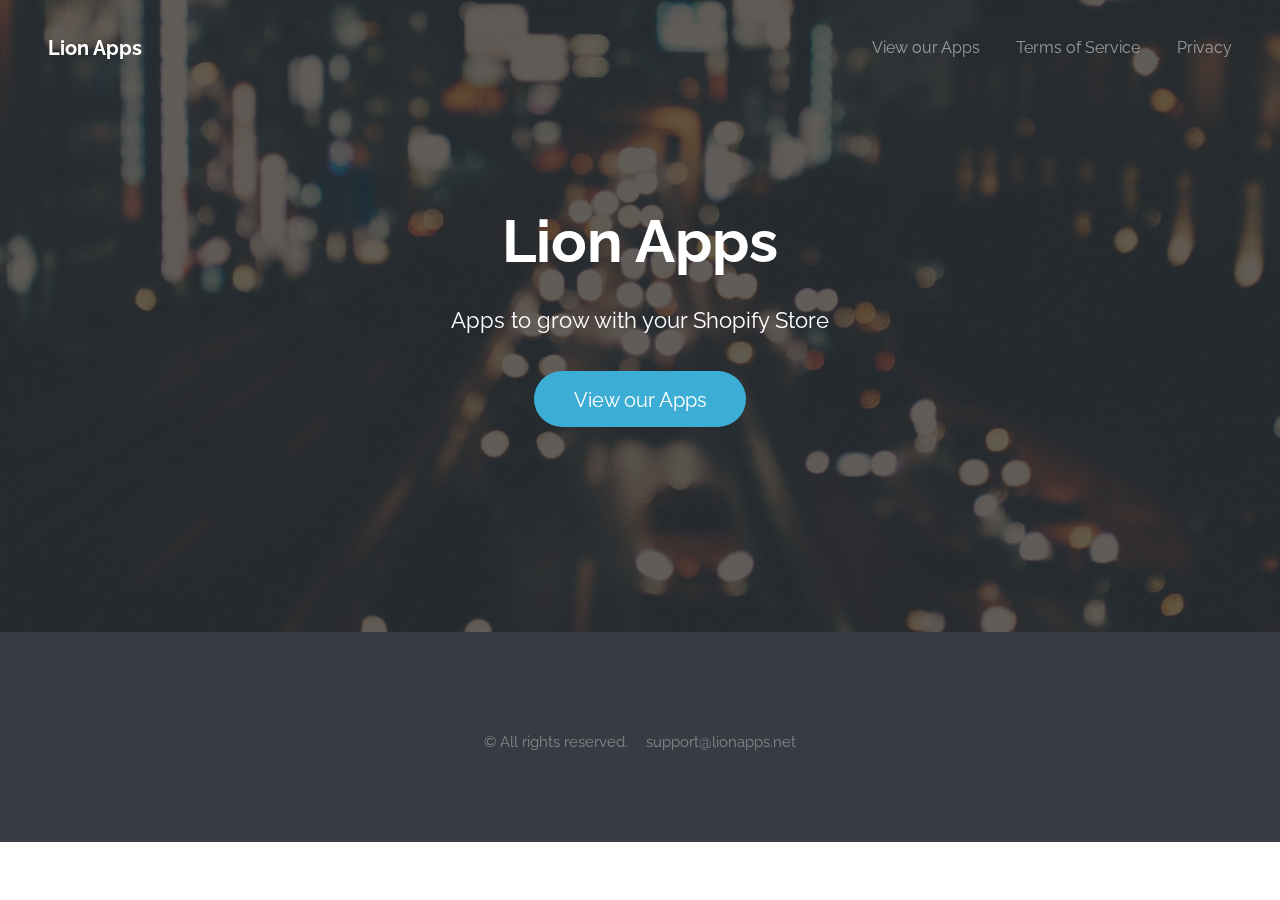
<file: index.html>
<!DOCTYPE html>
<!--
	Transit by TEMPLATED
	templated.co @templatedco
	Released for free under the Creative Commons Attribution 3.0 license (templated.co/license)
-->
<html lang="en">
	<head>
		<meta charset="UTF-8">
		<title>Lion Apps</title>
		<meta http-equiv="content-type" content="text/html; charset=utf-8" />
		<meta name="description" content="" />
		<meta name="keywords" content="" />
		<!--[if lte IE 8]><script src="js/html5shiv.js"></script><![endif]-->
		<script src="js/jquery.min.js"></script>
		<script src="js/skel.min.js"></script>
		<script src="js/skel-layers.min.js"></script>
		<script src="js/init.js"></script>
		<noscript>
			<link rel="stylesheet" href="css/skel.css" />
			<link rel="stylesheet" href="css/style.css" />
			<link rel="stylesheet" href="css/style-xlarge.css" />
		</noscript>
	</head>
	<body class="landing">

		<!-- Header -->
			<header id="header">
				<h1><a href="index.html">Lion Apps</a></h1>
				<nav id="nav">
					<ul>
						<li><a href="https://apps.shopify.com/partners/lion-apps">View our Apps</a></li>
						<li><a href="/terms.html">Terms of Service</a></li>
						<li><a href="/privacy.html">Privacy</a></li>

					</ul>
				</nav>
			</header>

		<!-- Banner -->
			<section id="banner">
				<h2>Lion Apps</h2>
				<p>Apps to grow with your Shopify Store</p>
				<ul class="actions">
					<li>
						<a href="https://apps.shopify.com/partners/lion-apps" class="button big">View our Apps</a>
					</li>
				</ul>
			</section>


		<!-- Footer -->
			<footer id="footer">
				<div class="container">
					<div class="row">
						<div class="8u 12u$(medium)" style="width:100%;text-align:center;">
							<ul class="copyright">
								<li>&copy; All rights reserved.</li>
								<li>support@lionapps.net</li>
							</ul>
						</div>
					</div>
				</div>
			</footer>

	</body>
</html>
</file>
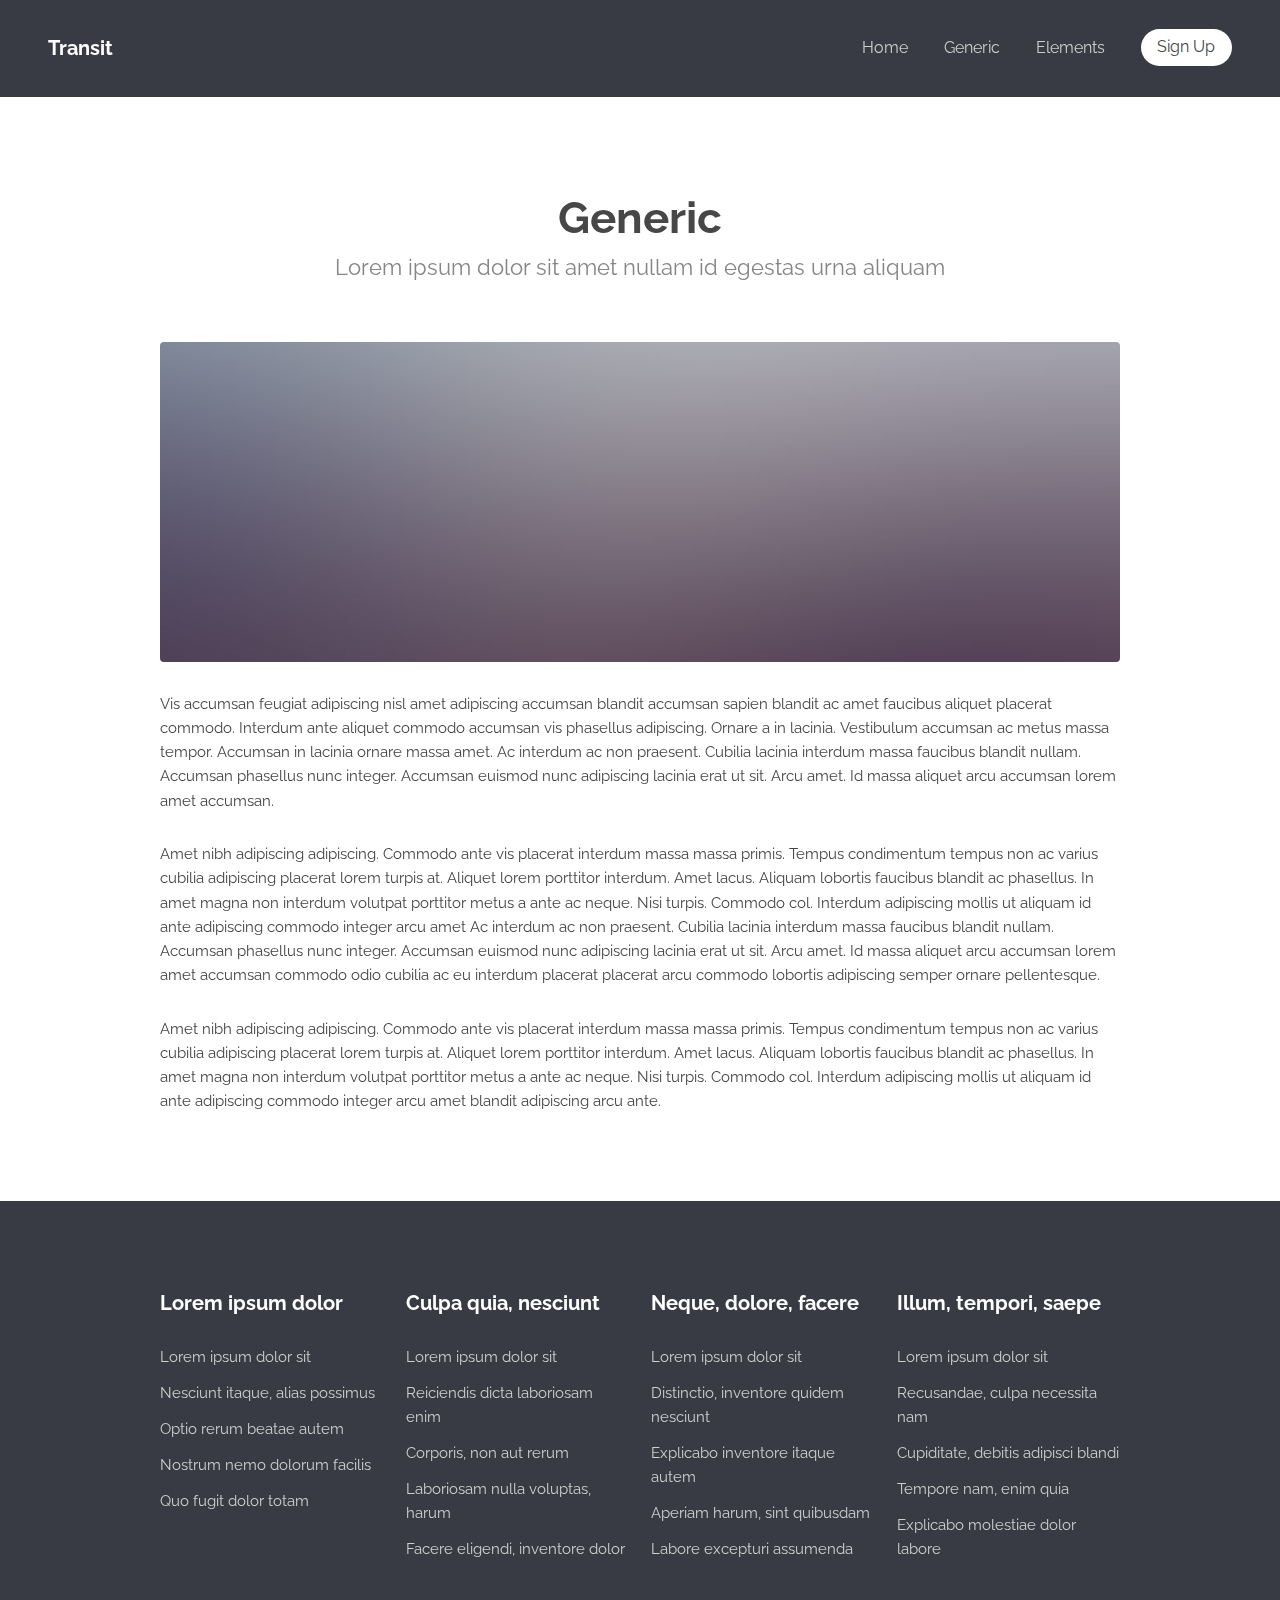
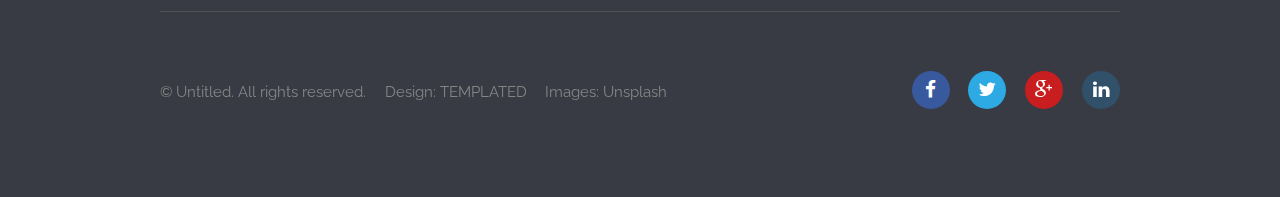
<file: generic.html>
<!DOCTYPE html>
<!--
	Transit by TEMPLATED
	templated.co @templatedco
	Released for free under the Creative Commons Attribution 3.0 license (templated.co/license)
-->
<html lang="en">
	<head>
		<meta charset="UTF-8">
		<title>Generic - Transit by TEMPLATED</title>
		<meta http-equiv="content-type" content="text/html; charset=utf-8" />
		<meta name="description" content="" />
		<meta name="keywords" content="" />
		<!--[if lte IE 8]><script src="js/html5shiv.js"></script><![endif]-->
		<script src="js/jquery.min.js"></script>
		<script src="js/skel.min.js"></script>
		<script src="js/skel-layers.min.js"></script>
		<script src="js/init.js"></script>
		<noscript>
			<link rel="stylesheet" href="css/skel.css" />
			<link rel="stylesheet" href="css/style.css" />
			<link rel="stylesheet" href="css/style-xlarge.css" />
		</noscript>
	</head>
	<body>

		<!-- Header -->
			<header id="header">
				<h1><a href="index.html">Transit</a></h1>
				<nav id="nav">
					<ul>
						<li><a href="index.html">Home</a></li>
						<li><a href="generic.html">Generic</a></li>
						<li><a href="elements.html">Elements</a></li>
						<li><a href="#" class="button special">Sign Up</a></li>
					</ul>
				</nav>
			</header>

		<!-- Main -->
			<section id="main" class="wrapper">
				<div class="container">

					<header class="major">
						<h2>Generic</h2>
						<p>Lorem ipsum dolor sit amet nullam id egestas urna aliquam</p>
					</header>

					<a href="#" class="image fit"><img src="images/pic07.jpg" alt="" /></a>
					<p>Vis accumsan feugiat adipiscing nisl amet adipiscing accumsan blandit accumsan sapien blandit ac amet faucibus aliquet placerat commodo. Interdum ante aliquet commodo accumsan vis phasellus adipiscing. Ornare a in lacinia. Vestibulum accumsan ac metus massa tempor. Accumsan in lacinia ornare massa amet. Ac interdum ac non praesent. Cubilia lacinia interdum massa faucibus blandit nullam. Accumsan phasellus nunc integer. Accumsan euismod nunc adipiscing lacinia erat ut sit. Arcu amet. Id massa aliquet arcu accumsan lorem amet accumsan.</p>
					<p>Amet nibh adipiscing adipiscing. Commodo ante vis placerat interdum massa massa primis. Tempus condimentum tempus non ac varius cubilia adipiscing placerat lorem turpis at. Aliquet lorem porttitor interdum. Amet lacus. Aliquam lobortis faucibus blandit ac phasellus. In amet magna non interdum volutpat porttitor metus a ante ac neque. Nisi turpis. Commodo col. Interdum adipiscing mollis ut aliquam id ante adipiscing commodo integer arcu amet Ac interdum ac non praesent. Cubilia lacinia interdum massa faucibus blandit nullam. Accumsan phasellus nunc integer. Accumsan euismod nunc adipiscing lacinia erat ut sit. Arcu amet. Id massa aliquet arcu accumsan lorem amet accumsan commodo odio cubilia ac eu interdum placerat placerat arcu commodo lobortis adipiscing semper ornare pellentesque.</p>
					<p>Amet nibh adipiscing adipiscing. Commodo ante vis placerat interdum massa massa primis. Tempus condimentum tempus non ac varius cubilia adipiscing placerat lorem turpis at. Aliquet lorem porttitor interdum. Amet lacus. Aliquam lobortis faucibus blandit ac phasellus. In amet magna non interdum volutpat porttitor metus a ante ac neque. Nisi turpis. Commodo col. Interdum adipiscing mollis ut aliquam id ante adipiscing commodo integer arcu amet blandit adipiscing arcu ante.</p>

				</div>
			</section>

		<!-- Footer -->
			<footer id="footer">
				<div class="container">
					<section class="links">
						<div class="row">
							<section class="3u 6u(medium) 12u$(small)">
								<h3>Lorem ipsum dolor</h3>
								<ul class="unstyled">
									<li><a href="#">Lorem ipsum dolor sit</a></li>
									<li><a href="#">Nesciunt itaque, alias possimus</a></li>
									<li><a href="#">Optio rerum beatae autem</a></li>
									<li><a href="#">Nostrum nemo dolorum facilis</a></li>
									<li><a href="#">Quo fugit dolor totam</a></li>
								</ul>
							</section>
							<section class="3u 6u$(medium) 12u$(small)">
								<h3>Culpa quia, nesciunt</h3>
								<ul class="unstyled">
									<li><a href="#">Lorem ipsum dolor sit</a></li>
									<li><a href="#">Reiciendis dicta laboriosam enim</a></li>
									<li><a href="#">Corporis, non aut rerum</a></li>
									<li><a href="#">Laboriosam nulla voluptas, harum</a></li>
									<li><a href="#">Facere eligendi, inventore dolor</a></li>
								</ul>
							</section>
							<section class="3u 6u(medium) 12u$(small)">
								<h3>Neque, dolore, facere</h3>
								<ul class="unstyled">
									<li><a href="#">Lorem ipsum dolor sit</a></li>
									<li><a href="#">Distinctio, inventore quidem nesciunt</a></li>
									<li><a href="#">Explicabo inventore itaque autem</a></li>
									<li><a href="#">Aperiam harum, sint quibusdam</a></li>
									<li><a href="#">Labore excepturi assumenda</a></li>
								</ul>
							</section>
							<section class="3u$ 6u$(medium) 12u$(small)">
								<h3>Illum, tempori, saepe</h3>
								<ul class="unstyled">
									<li><a href="#">Lorem ipsum dolor sit</a></li>
									<li><a href="#">Recusandae, culpa necessita nam</a></li>
									<li><a href="#">Cupiditate, debitis adipisci blandi</a></li>
									<li><a href="#">Tempore nam, enim quia</a></li>
									<li><a href="#">Explicabo molestiae dolor labore</a></li>
								</ul>
							</section>
						</div>
					</section>
					<div class="row">
						<div class="8u 12u$(medium)">
							<ul class="copyright">
								<li>&copy; Untitled. All rights reserved.</li>
								<li>Design: <a href="http://templated.co">TEMPLATED</a></li>
								<li>Images: <a href="http://unsplash.com">Unsplash</a></li>
							</ul>
						</div>
						<div class="4u$ 12u$(medium)">
							<ul class="icons">
								<li>
									<a class="icon rounded fa-facebook"><span class="label">Facebook</span></a>
								</li>
								<li>
									<a class="icon rounded fa-twitter"><span class="label">Twitter</span></a>
								</li>
								<li>
									<a class="icon rounded fa-google-plus"><span class="label">Google+</span></a>
								</li>
								<li>
									<a class="icon rounded fa-linkedin"><span class="label">LinkedIn</span></a>
								</li>
							</ul>
						</div>
					</div>
				</div>
			</footer>

	</body>
</html>
</file>
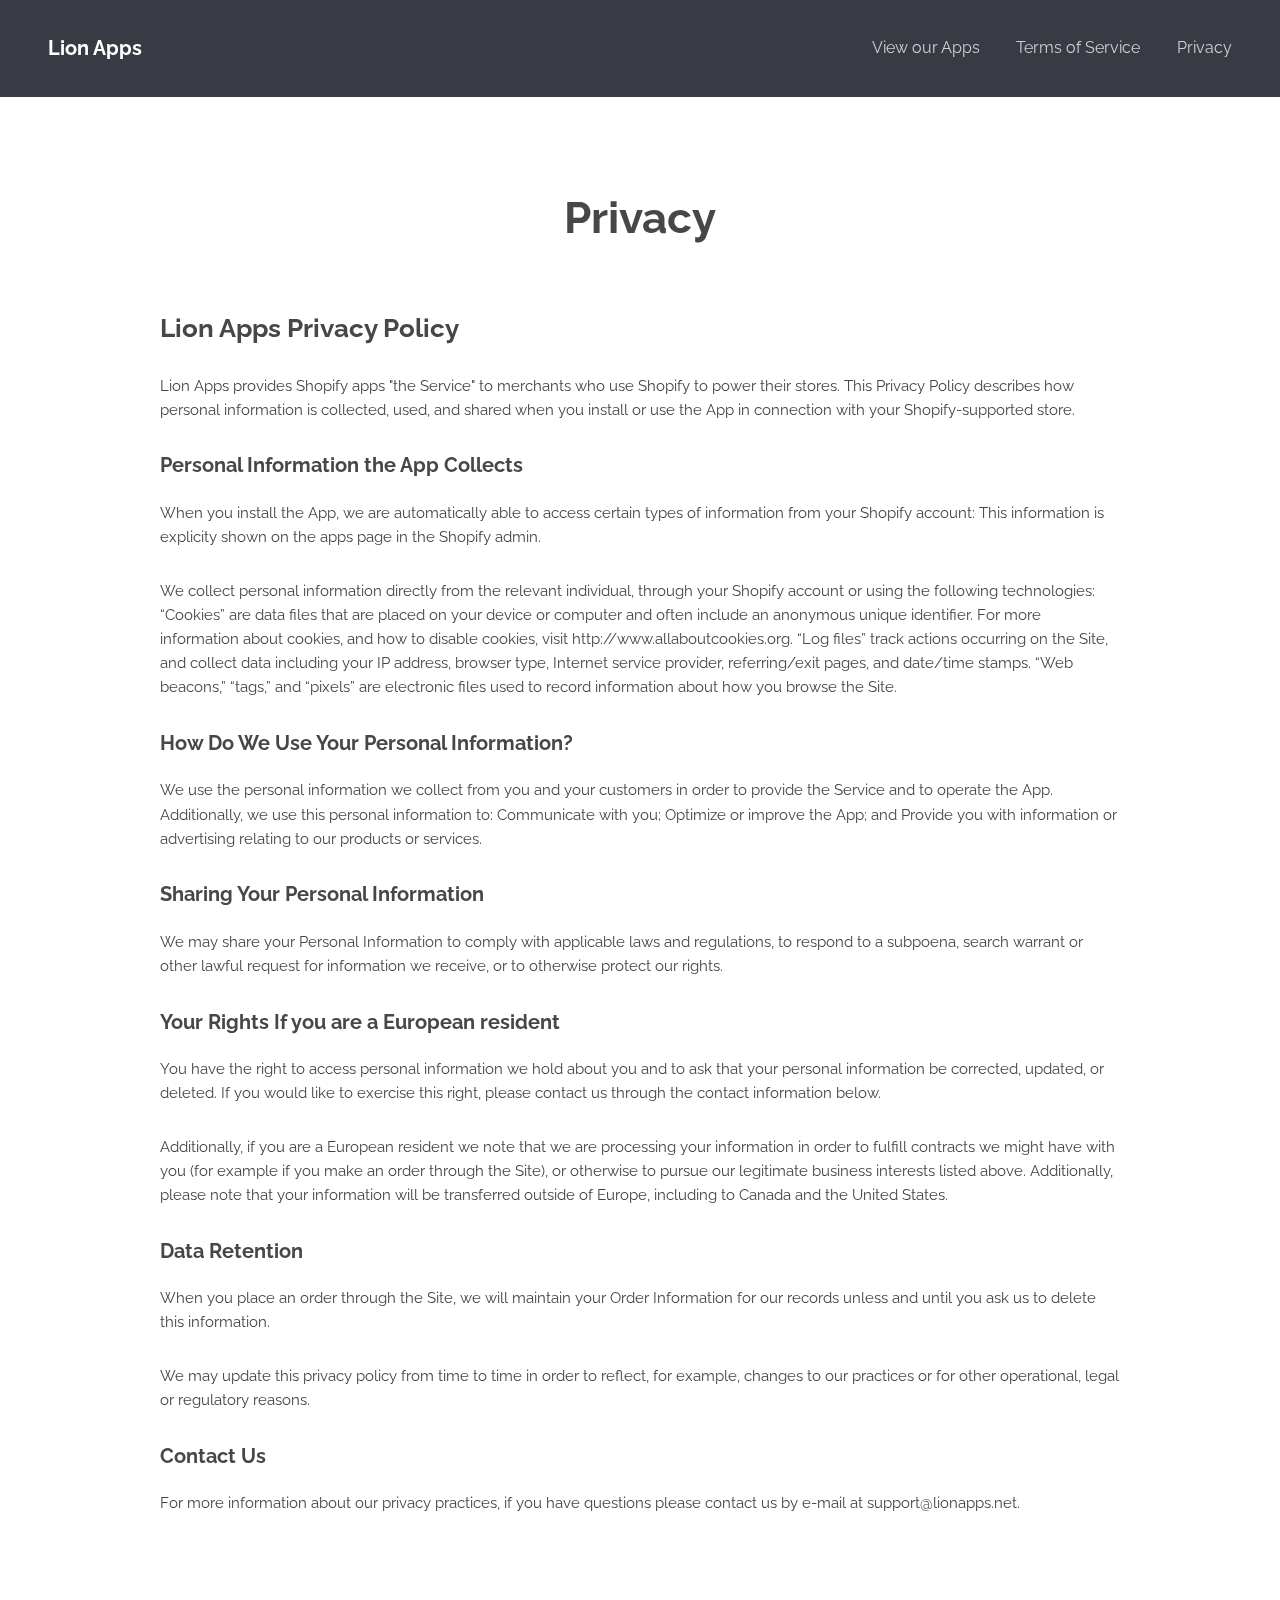
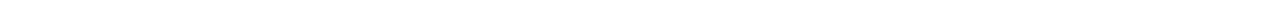
<file: privacy.html>
<!DOCTYPE html>
<!--
	Transit by TEMPLATED
	templated.co @templatedco
	Released for free under the Creative Commons Attribution 3.0 license (templated.co/license)
-->
<html lang="en">
	<head>
		<meta charset="UTF-8">
		<title>Privacy</title>
		<meta http-equiv="content-type" content="text/html; charset=utf-8" />
		<meta name="description" content="" />
		<meta name="keywords" content="" />
		<!--[if lte IE 8]><script src="js/html5shiv.js"></script><![endif]-->
		<script src="js/jquery.min.js"></script>
		<script src="js/skel.min.js"></script>
		<script src="js/skel-layers.min.js"></script>
		<script src="js/init.js"></script>
		<noscript>
			<link rel="stylesheet" href="css/skel.css" />
			<link rel="stylesheet" href="css/style.css" />
			<link rel="stylesheet" href="css/style-xlarge.css" />
		</noscript>
	</head>
	<body>

		<!-- Header -->
<header id="header">
				<h1><a href="index.html">Lion Apps</a></h1>
	
				<nav id="nav">
					<ul>
						<li><a href="https://apps.shopify.com/partners/lion-apps">View our Apps</a></li>
						<li><a href="/terms.html">Terms of Service</a></li>
						<li><a href="/privacy.html">Privacy</a></li>


					</ul>
				</nav>
			</header>

		<!-- Main -->
			<section id="main" class="wrapper">
				<div class="container">

					<header class="major">
						<h2>Privacy</h2>
					</header>

					<!-- Text -->
						<section>
							<div class="row">
                <div class="col-lg-8 col-lg-offset-2">
      
                  <h2>Lion Apps Privacy Policy</h2>

<p>Lion Apps provides Shopify apps "the Service" to merchants who use Shopify to power their stores. This Privacy Policy describes how personal information is collected, used, and shared when you install or use the App in connection with your Shopify-supported store.</p>

<h3>Personal Information the App Collects</h3>
<p>When you install the App, we are automatically able to access certain types of information from your Shopify account: This information is explicity shown on the apps page in the Shopify admin.</p>


<p>We collect personal information directly from the relevant individual, through your Shopify account or using the following technologies: “Cookies” are data files that are placed on your device or computer and often include an anonymous unique identifier. For more information about cookies, and how to disable cookies, visit http://www.allaboutcookies.org. “Log files” track actions occurring on the Site, and collect data including your IP address, browser type, Internet service provider, referring/exit pages, and date/time stamps. “Web beacons,” “tags,” and “pixels” are electronic files used to record information about how you browse the Site.</p>

<h3>How Do We Use Your Personal Information?</h3>

<p>We use the personal information we collect from you and your customers in order to provide the Service and to operate the App. Additionally, we use this personal information to: Communicate with you; Optimize or improve the App; and Provide you with information or advertising relating to our products or services.</p>

<h3>Sharing Your Personal Information</h3>
<p>We may share your Personal Information to comply with applicable laws and regulations, to respond to a subpoena, search warrant or other lawful request for information we receive, or to otherwise protect our rights.</p>

<h3>Your Rights If you are a European resident</h3>
<p>You have the right to access personal information we hold about you and to ask that your personal information be corrected, updated, or deleted. If you would like to exercise this right, please contact us through the contact information below.</p>
<p>Additionally, if you are a European resident we note that we are processing your information in order to fulfill contracts we might have with you (for example if you make an order through the Site), or otherwise to pursue our legitimate business interests listed above. Additionally, please note that your information will be transferred outside of Europe, including to Canada and the United States.</p>

<h3>Data Retention</h3>
<p>When you place an order through the Site, we will maintain your Order Information for our records unless and until you ask us to delete this information.</p>

<p>We may update this privacy policy from time to time in order to reflect, for example, changes to our practices or for other operational, legal or regulatory reasons.</p>

<h3>Contact Us</h3>
<p>For more information about our privacy practices, if you have questions please contact us by e-mail at support@lionapps.net.</p>


                </div>
            </div>
</section>
</div>
</section>
							

	</body>
</html>
</file>
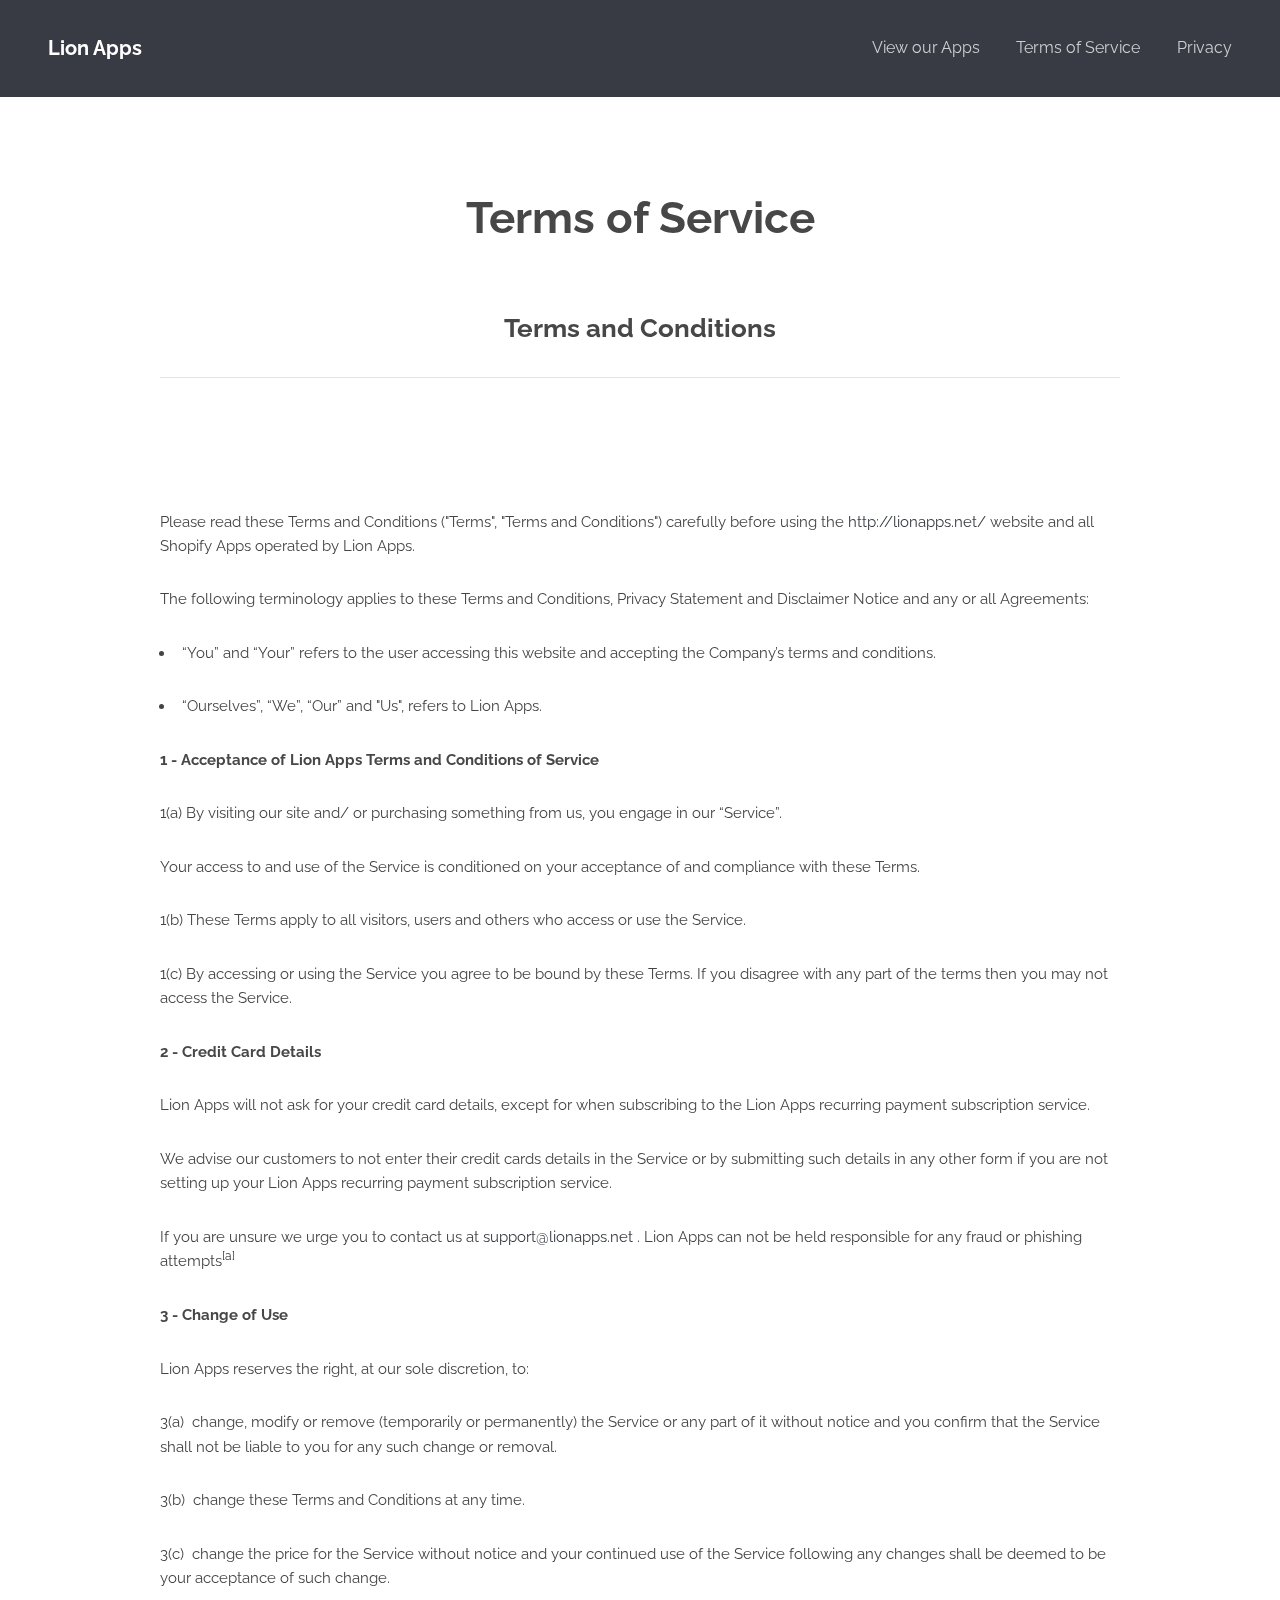
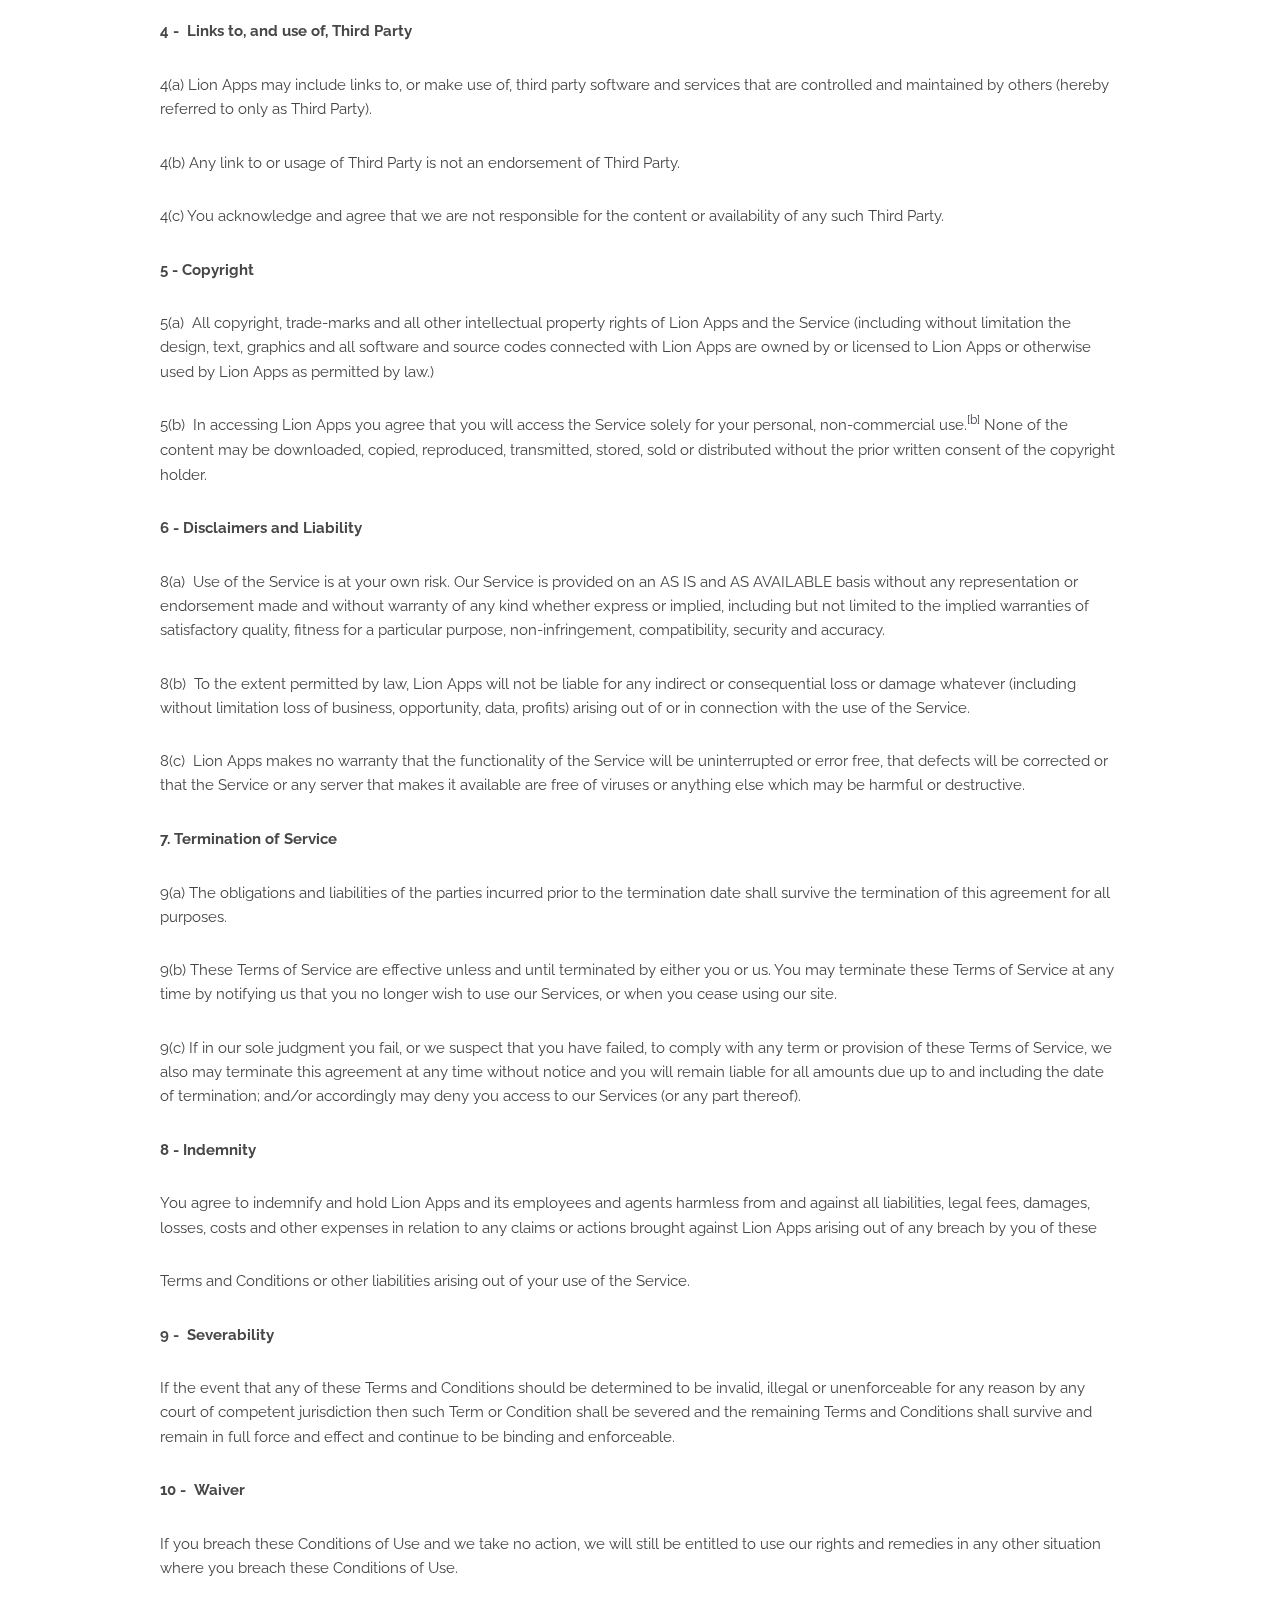
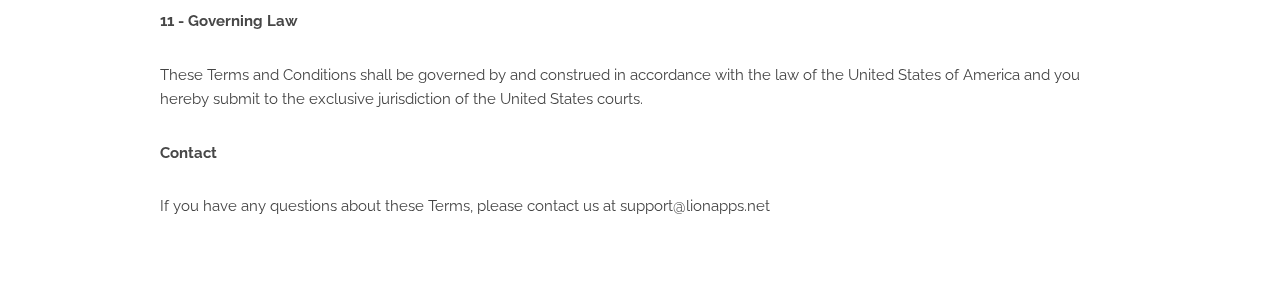
<file: terms.html>
<!DOCTYPE html>
<!--
	Transit by TEMPLATED
	templated.co @templatedco
	Released for free under the Creative Commons Attribution 3.0 license (templated.co/license)
-->
<html lang="en">
	<head>
		<meta charset="UTF-8">
		<title>Terms of Service</title>
		<meta http-equiv="content-type" content="text/html; charset=utf-8" />
		<meta name="description" content="" />
		<meta name="keywords" content="" />
		<!--[if lte IE 8]><script src="js/html5shiv.js"></script><![endif]-->
		<script src="js/jquery.min.js"></script>
		<script src="js/skel.min.js"></script>
		<script src="js/skel-layers.min.js"></script>
		<script src="js/init.js"></script>
		<noscript>
			<link rel="stylesheet" href="css/skel.css" />
			<link rel="stylesheet" href="css/style.css" />
			<link rel="stylesheet" href="css/style-xlarge.css" />
		</noscript>
	</head>
	<body>

		<!-- Header -->
<header id="header">
				<h1><a href="index.html">Lion Apps</a></h1>
	
				<nav id="nav">
					<ul>
						<li><a href="https://apps.shopify.com/partners/lion-apps">View our Apps</a></li>
						<li><a href="/terms.html">Terms of Service</a></li>
						<li><a href="/privacy.html">Privacy</a></li>

					</ul>
				</nav>
			</header>

		<!-- Main -->
			<section id="main" class="wrapper">
				<div class="container">

					<header class="major">
						<h2>Terms of Service</h2>
					</header>

					<!-- Text -->
						<section>
							<div class="row">
                <div class="col-lg-8 col-lg-offset-2">
                    <h2 class="section-heading" style="text-align:center;">Terms and Conditions</h2>
                    <hr class="primary">

                    <br>

    <p class="c0 c1"><span class="c5"></span></p>
    <br><br>
    <p class="c0"><span class="c5">Please read these Terms and Conditions
    ("Terms", "Terms and Conditions") carefully before
    using the</span> <span class="c5 c9 c13"><a class="c18" href="https://www.google.com/url?q=http://lionapps.net/&amp;sa=D&amp;usg=AFQjCNFWo6dcQusnlrJt4HgxRC9YOXfrkw">
    http://lionapps.net/</a></span><span class="c5">&nbsp;website and
    all Shopify Apps operated by Lion Apps.</span></p>
    <p class="c0 c1"><span class="c5"></span></p>
    <p class="c0"><span class="c4">The following terminology applies to these
    Terms and Conditions, Privacy Statement and Disclaimer Notice and any or
    all Agreements:</span></p>
    <p class="c0 c1"><span class="c4"></span></p>
    <ul class="c8 lst-kix_i6nlx6x940ie-0 start">
        <li class="c0 c15"><span class="c4">“You” and
        “Your” refers to the user accessing this website and
        accepting the Company’s terms and conditions.</span></li>
    </ul>
    <p class="c0 c1"><span class="c5"></span></p>
    <ul class="c8 lst-kix_7o36nf1u9lx-0 start">
        <li class="c0 c15"><span class="c4">“Ourselves”,
        “We”, “Our” and "Us", refers to
        Lion Apps.</span></li>
    </ul>
    <p class="c0 c1"><span class="c5 c11"></span></p>
    <p class="c0 c1"><span class="c3"></span></p>
    <p class="c0 c1"><span class="c3"></span></p>
    <p class="c0"><span class="c3"><b>1 - Acceptance of Lion Apps Terms and
        Conditions of Service</b></span></p>
    <p class="c0 c1"><span class="c3"></span></p>
    <p class="c0"><span class="c4">1(a) By visiting our site and/ or purchasing
    something from us, you engage in our “Service”.</span></p>
    <p class="c0"><span class="c5">Your access to and use of the Service is
    conditioned on your acceptance of and compliance with these
    Terms.</span></p>
    <p class="c0"><span class="c5">1(b) These Terms apply to all visitors,
    users and others who access or use the Service.</span></p>
    <p class="c0 c1"><span class="c5"></span></p>
    <p class="c0"><span class="c5">1(c) By accessing or using the Service you
    agree to be bound by these Terms. If you disagree with any part of the
    terms then you may not access the Service.</span></p>
    <p class="c0"><span class="c3"><b>2 - Credit Card Details</b></span></p>
    <p class="c0 c1"><span class="c3"></span></p>
    <p class="c0"><span class="c5">Lion Apps will not ask for your credit
    card details, except for when subscribing to the Lion Apps recurring
    payment subscription</span> <span class="c5">s</span><span class="c5">ervice.</span></p>
    <p class="c0 c1"><span class="c5"></span></p>
    <p class="c0"><span class="c5">We advise our customers to not enter their
    credit cards details in the Service or by submitting such details in any
    other form if you are not setting up your Lion Apps recurring payment
    subscription service.</span></p>
    <p class="c0 c1"><span class="c5"></span></p>
    <p class="c0"><span class="c5">If you are unsure we urge you to contact us
    at</span> <span class="c5 c13 c9"><a class="c18" href="mailto:support@lionapps.net">support@lionapps.net</a></span><span class="c5">&nbsp;.
    Lion Apps can not be held responsible for any fraud or phishing
    attempts</span><sup><a href="#cmnt1" id="cmnt_ref1" name="cmnt_ref1">[a]</a></sup></p>
    <p class="c0 c1"><span class="c5"></span></p>
    <p class="c0 c1"><span class="c5"></span></p>
    <p class="c0"><span class="c3"><b>3 - Change of Use</b></span></p>
    <p class="c0 c1"><span class="c3"></span></p>
    <p class="c0"><span class="c5">Lion Apps reserves the right, at our sole
    discretion, to:</span></p>
    <p class="c0 c1"><span class="c5"></span></p>
    <p class="c0"><span class="c5">3(a) &nbsp;change, modify or remove
    (temporarily or permanently) the Service or any part of it without notice
    and you confirm that the Service shall not be liable to you for any such
    change or removal.</span></p>
    <p class="c0 c1"><span class="c5"></span></p>
    <p class="c0"><span class="c5">3(b) &nbsp;change these Terms and Conditions
    at any time.</span></p>
    <p class="c0 c1"><span class="c5"></span></p>
    <p class="c0"><span class="c5">3(c) &nbsp;change the price for the Service
    without notice and your continued use of the Service following any changes
    shall be deemed to be your acceptance of such change.</span></p>
    <p class="c0 c1"><span class="c5"></span></p>
    <p class="c0 c1"><span class="c5"></span></p>
    <p class="c0"><span class="c3"><b>4 - &nbsp;Links to, and use of, Third
        Party</b></span></p>
    <p class="c0 c1"><span class="c3"></span></p>
    <p class="c0"><span class="c5">4(a) Lion Apps may include links to, or
    make use of, third party software and services that are controlled and
    maintained by others (hereby referred to only as Third Party).</span></p>
    <p class="c0 c1"><span class="c5"></span></p>
    <p class="c0"><span class="c5">4(b) Any link to or usage of Third Party is
    not an endorsement of Third Party.</span></p>
    <p class="c0 c1"><span class="c5"></span></p>
    <p class="c0"><span class="c5">4(c) You acknowledge and agree that we are
    not responsible for the content or availability of any such Third
    Party.</span></p>
    <p class="c0 c1"><span class="c5"></span></p>
    <p class="c0 c1"><span class="c5"></span></p>
    <p class="c0"><span class="c3"><b>5 - Copyright</b></span></p>
    <p class="c0 c1"><span class="c3"></span></p>
    <p class="c0"><span class="c5">5(a) &nbsp;All copyright, trade-marks and
    all other intellectual property rights of Lion Apps and the Service
    (including without limitation the design, text, graphics and all software
    and source codes connected with Lion Apps are owned by or licensed to
    Lion Apps or otherwise used by Lion Apps as permitted by
    law.)</span></p>
    <p class="c0 c1"><span class="c5"></span></p>
    <p class="c0"><span class="c5">5(b) &nbsp;In accessing Lion Apps you
    agree that you will access the Service solely for your personal,
    non-commercial use.</span><sup><a href="#cmnt2" id="cmnt_ref2" name="cmnt_ref2">[b]</a></sup><span class="c5">&nbsp;None of the content may be
    downloaded, copied, reproduced, transmitted, stored, sold or distributed
    without the prior written consent of the copyright holder.</span></p>
    <p class="c0 c1"><span class="c3"></span></p>
    <p class="c0"><span class="c3"><b>6 - Disclaimers and Liability</b></span></p>
    <p class="c0 c1"><span class="c3"></span></p>
    <p class="c0"><span class="c5">8(a) &nbsp;</span><span class="c5 c17">Use
    of the Service is at your own risk.</span> <span class="c5">Our Service is
    provided on an AS IS and AS AVAILABLE basis without any representation or
    endorsement made and without warranty of any kind whether express or
    implied, including but not limited to the implied warranties of
    satisfactory quality, fitness for a particular purpose, non-infringement,
    compatibility, security and accuracy.</span></p>
    <p class="c0 c1"><span class="c5"></span></p>
    <p class="c0"><span class="c5">8(b) &nbsp;To the extent permitted by law,
    Lion Apps will not be liable for any indirect or consequential loss or
    damage whatever (including without limitation loss of business,
    opportunity, data, profits) arising out of or in connection with the use of
    the Service.</span></p>
    <p class="c0 c1"><span class="c5"></span></p>
    <p class="c0"><span class="c5">8(c) &nbsp;Lion Apps makes no warranty
    that the functionality of the Service will be uninterrupted or error free,
    that defects will be corrected or that the Service or any server that makes
    it available are free of viruses or anything else which may be harmful or
    destructive.</span></p>
    <p class="c0 c1"><span class="c5"></span></p>
    <p class="c0 c6"><span class="c4 c14"><b>7. Termination of Service</b></span></p>
    <p class="c0 c1 c6"><span class="c4 c14"></span></p>
    <p class="c0 c6"><span class="c4">9(a) The obligations and liabilities of
    the parties incurred prior to the termination date shall survive the
    termination of this agreement for all purposes.</span></p>
    <p class="c0 c1 c6"><span class="c4"></span></p>
    <p class="c0 c6"><span class="c4">9(b) These Terms of Service are effective
    unless and until terminated by either you or us. You may terminate these
    Terms of Service at any time by notifying us that you no longer wish to use
    our Services, or when you cease using our site.</span></p>
    <p class="c0 c1 c6"><span class="c4"></span></p>
    <p class="c0 c6"><span class="c4">9(c) If in our sole judgment you fail, or
    we suspect that you have failed, to comply with any term or provision of
    these Terms of Service, we also may terminate this agreement at any time
    without notice and you will remain liable for all amounts due up to and
    including the date of termination; and/or accordingly may deny you access
    to our Services (or any part thereof).</span></p>
    <p class="c0 c1"><span class="c5"></span></p>
    <p class="c0 c1"><span class="c5"></span></p>
    <p class="c0"><span class="c3"><b>8 - Indemnity</b></span></p>
    <p class="c0 c1"><span class="c3"></span></p>
    <p class="c0"><span class="c5">You agree to indemnify and hold Lion Apps
    and its employees and agents harmless from and against all liabilities,
    legal fees, damages, losses, costs and other expenses in relation to any
    claims or actions brought against Lion Apps arising out of any breach by
    you of these</span></p>
    <p class="c0"><span class="c5">Terms and Conditions or other liabilities
    arising out of your use of the Service.</span></p>
    <p class="c0 c1"><span class="c5"></span></p>
    <p class="c0"><span class="c3"><b>9 - &nbsp;Severability</b></span></p>
    <p class="c0 c1"><span class="c3"></span></p>
    <p class="c0"><span class="c5">If the event that any of these Terms and
    Conditions should be determined to be invalid, illegal or unenforceable for
    any reason by any court of competent jurisdiction then such Term or
    Condition shall be severed and the remaining Terms and Conditions shall
    survive and remain in full force and effect and continue to be binding and
    enforceable.</span></p>
    <p class="c0 c1"><span class="c5"></span></p>
    <p class="c0"><span class="c3"><b>10 - &nbsp;Waiver</b></span></p>
    <p class="c0 c1"><span class="c3"></span></p>
    <p class="c0"><span class="c5">If you breach these Conditions of Use and we
    take no action, we will still be entitled to use our rights and remedies in
    any other situation where you breach these Conditions of Use.</span></p>
    <p class="c0 c1"><span class="c5"></span></p>
    <p class="c0"><span class="c3"><b>11 - Governing Law</b></span></p>
    <p class="c0 c1"><span class="c3"></span></p>
    <p class="c0"><span class="c5">These Terms and Conditions shall be governed
    by and construed in accordance with the law of the United States of America
    and you hereby submit to the exclusive jurisdiction of the United States
    courts.</span></p>
    <p class="c0 c1"><span class="c5"></span></p>
    <p class="c0 c1"><span class="c3"></span></p>
    <p class="c0"><span class="c3"><b>Contact</b></span></p>
    <p class="c0 c1"><span class="c3"></span></p>
    <p class="c0"><span class="c5">If you have any questions about these Terms,
    please contact us at support@lionapps.net</span></p>

                </div>
            </div>
</section>
</div>
</section>
							

	</body>
</html>
</file>
<file: css/style-xlarge.css>
/*
	Transit by TEMPLATED
	templated.co @templatedco
	Released for free under the Creative Commons Attribution 3.0 license (templated.co/license)
*/

/* Basic */

	body, input, select, textarea {
		font-size: 11pt;
	}
</file>
<file: css/skel.css>
/* Resets (http://meyerweb.com/eric/tools/css/reset/ | v2.0 | 20110126 | License: none (public domain)) */

	html,body,div,span,applet,object,iframe,h1,h2,h3,h4,h5,h6,p,blockquote,pre,a,abbr,acronym,address,big,cite,code,del,dfn,em,img,ins,kbd,q,s,samp,small,strike,strong,sub,sup,tt,var,b,u,i,center,dl,dt,dd,ol,ul,li,fieldset,form,label,legend,table,caption,tbody,tfoot,thead,tr,th,td,article,aside,canvas,details,embed,figure,figcaption,footer,header,hgroup,menu,nav,output,ruby,section,summary,time,mark,audio,video{margin:0;padding:0;border:0;font-size:100%;font:inherit;vertical-align:baseline;}article,aside,details,figcaption,figure,footer,header,hgroup,menu,nav,section{display:block;}body{line-height:1;}ol,ul{list-style:none;}blockquote,q{quotes:none;}blockquote:before,blockquote:after,q:before,q:after{content:'';content:none;}table{border-collapse:collapse;border-spacing:0;}body{-webkit-text-size-adjust:none}

/* Box Model */

	*, *:before, *:after {
		-moz-box-sizing: border-box;
		-webkit-box-sizing: border-box;
		box-sizing: border-box;
	}

/* Container */

	.container {
		margin-left: auto;
		margin-right: auto;

		/* width: (containers) */
		width: 1200px;
	}

	/* Modifiers */

		/* 125% */
			.container.\31 25\25 {
				width: 100%;

				/* max-width: (containers * 1.25) */
				max-width: 1500px;

				/* min-width: (containers) */
				min-width: 1200px;
			}

		/* 75% */
			.container.\37 5\25 {

				/* width: (containers * 0.75) */
				width: 900px;

			}

		/* 50% */
			.container.\35 0\25 {

				/* width: (containers * 0.50) */
				width: 600px;

			}

		/* 25% */
			.container.\32 5\25 {

				/* width: (containers * 0.25) */
				width: 300px;

			}

/* Grid */

	.row {
		border-bottom: solid 1px transparent;
	}

	.row > * {
		float: left;
	}

	.row:after, .row:before {
		content: '';
		display: block;
		clear: both;
		height: 0;
	}

	.row.uniform > * > :first-child {
		margin-top: 0;
	}

	.row.uniform > * > :last-child {
		margin-bottom: 0;
	}

	/* Gutters */

		/* Normal */

			.row > * {
				/* padding: (gutters.horizontal) 0 0 (gutters.vertical) */
				padding: 0 0 0 2em;
			}

			.row {
				/* margin: -(gutters.horizontal) 0 -1px -(gutters.vertical) */
				margin: 0 0 -1px -2em;
			}

			.row.uniform > * {
				/* padding: (gutters.vertical) 0 0 (gutters.vertical) */
				padding: 2em 0 0 2em;
			}

			.row.uniform {
				/* margin: -(gutters.vertical) 0 -1px -(gutters.vertical) */
				margin: -2em 0 -1px -2em;
			}

		/* 200% */

			.row.\32 00\25 > * {
				/* padding: (gutters.horizontal) 0 0 (gutters.vertical) */
				padding: 0 0 0 4em;
			}

			.row.\32 00\25 {
				/* margin: -(gutters.horizontal) 0 -1px -(gutters.vertical) */
				margin: 0 0 -1px -4em;
			}

			.row.uniform.\32 00\25 > * {
				/* padding: (gutters.vertical) 0 0 (gutters.vertical) */
				padding: 4em 0 0 4em;
			}

			.row.uniform.\32 00\25 {
				/* margin: -(gutters.vertical) 0 -1px -(gutters.vertical) */
				margin: -4em 0 -1px -4em;
			}

		/* 150% */

			.row.\31 50\25 > * {
				/* padding: (gutters.horizontal) 0 0 (gutters.vertical) */
				padding: 0 0 0 1.5em;
			}

			.row.\31 50\25 {
				/* margin: -(gutters.horizontal) 0 -1px -(gutters.vertical) */
				margin: 0 0 -1px -1.5em;
			}

			.row.uniform.\31 50\25 > * {
				/* padding: (gutters.vertical) 0 0 (gutters.vertical) */
				padding: 1.5em 0 0 1.5em;
			}

			.row.uniform.\31 50\25 {
				/* margin: -(gutters.vertical) 0 -1px -(gutters.vertical) */
				margin: -1.5em 0 -1px -1.5em;
			}

		/* 50% */

			.row.\35 0\25 > * {
				/* padding: (gutters.horizontal) 0 0 (gutters.vertical) */
				padding: 0 0 0 1em;
			}

			.row.\35 0\25 {
				/* margin: -(gutters.horizontal) 0 -1px -(gutters.vertical) */
				margin: 0 0 -1px -1em;
			}

			.row.uniform.\35 0\25 > * {
				/* padding: (gutters.vertical) 0 0 (gutters.vertical) */
				padding: 1em 0 0 1em;
			}

			.row.uniform.\35 0\25 {
				/* margin: -(gutters.vertical) 0 -1px -(gutters.vertical) */
				margin: -1em 0 -1px -1em;
			}

		/* 25% */

			.row.\32 5\25 > * {
				/* padding: (gutters.horizontal) 0 0 (gutters.vertical) */
				padding: 0 0 0 0.5em;
			}

			.row.\32 5\25 {
				/* margin: -(gutters.horizontal) 0 -1px -(gutters.vertical) */
				margin: 0 0 -1px -0.5em;
			}

			.row.uniform.\32 5\25 > * {
				/* padding: (gutters.vertical) 0 0 (gutters.vertical) */
				padding: 0.5em 0 0 0.5em;
			}

			.row.uniform.\32 5\25 {
				/* margin: -(gutters.vertical) 0 -1px -(gutters.vertical) */
				margin: -0.5em 0 -1px -0.5em;
			}

		/* 0% */

			.row.\30 \25 > * {
				padding: 0;
			}

			.row.\30 \25 {
				margin: 0 0 -1px 0;
			}

	/* Cells */

		.\31 2u, .\31 2u\24 { width: 100%; clear: none; margin-left: 0; }
		.\31 1u, .\31 1u\24 { width: 91.6666666667%; clear: none; margin-left: 0; }
		.\31 0u, .\31 0u\24 { width: 83.3333333333%; clear: none; margin-left: 0; }
		.\39 u, .\39 u\24 { width: 75%; clear: none; margin-left: 0; }
		.\38 u, .\38 u\24 { width: 66.6666666667%; clear: none; margin-left: 0; }
		.\37 u, .\37 u\24 { width: 58.3333333333%; clear: none; margin-left: 0; }
		.\36 u, .\36 u\24 { width: 50%; clear: none; margin-left: 0; }
		.\35 u, .\35 u\24 { width: 41.6666666667%; clear: none; margin-left: 0; }
		.\34 u, .\34 u\24 { width: 33.3333333333%; clear: none; margin-left: 0; }
		.\33 u, .\33 u\24 { width: 25%; clear: none; margin-left: 0; }
		.\32 u, .\32 u\24 { width: 16.6666666667%; clear: none; margin-left: 0; }
		.\31 u, .\31 u\24 { width: 8.3333333333%; clear: none; margin-left: 0; }

		.\31 2u\24 + *,
		.\31 1u\24 + *,
		.\31 0u\24 + *,
		.\39 u\24 + *,
		.\38 u\24 + *,
		.\37 u\24 + *,
		.\36 u\24 + *,
		.\35 u\24 + *,
		.\34 u\24 + *,
		.\33 u\24 + *,
		.\32 u\24 + *,
		.\31 u\24 + * {
			clear: left;
		}

		.\-11u { margin-left: 91.6666666667% }
		.\-10u { margin-left: 83.3333333333% }
		.\-9u { margin-left: 75% }
		.\-8u { margin-left: 66.6666666667% }
		.\-7u { margin-left: 58.3333333333% }
		.\-6u { margin-left: 50% }
		.\-5u { margin-left: 41.6666666667% }
		.\-4u { margin-left: 33.3333333333% }
		.\-3u { margin-left: 25% }
		.\-2u { margin-left: 16.6666666667% }
		.\-1u { margin-left: 8.3333333333% }
</file>
<file: css/style.css>
@charset "UTF-8";
@import url(font-awesome.min.css);
@import url(http://fonts.googleapis.com/css?family=Raleway:700,400);

/*
	Transit by TEMPLATED
	templated.co @templatedco
	Released for free under the Creative Commons Attribution 3.0 license (templated.co/license)
*/

/* Basic */

	body {
		background: #fff;
	}

		body.is-loading *, body.is-loading *:before, body.is-loading *:after {
			-moz-animation: none !important;
			-webkit-animation: none !important;
			-o-animation: none !important;
			-ms-animation: none !important;
			animation: none !important;
			-moz-transition: none !important;
			-webkit-transition: none !important;
			-o-transition: none !important;
			-ms-transition: none !important;
			transition: none !important;
		}

	body, input, select, textarea {
		color: #444;
		font-family: "Raleway", Helvetica, sans-serif;
		font-size: 13pt;
		font-weight: 400;
		line-height: 1.65em;
	}

	a {
		color: #383b43;
		text-decoration: none;
	}

		a:active, a:hover {
			text-decoration: underline;
		}

	strong, b {
		color: #474747;
		font-weight: 700;
	}

	em, i {
		font-style: italic;
	}

	p {
		margin: 0 0 2em 0;
	}

	h1, h2, h3, h4, h5, h6 {
		color: #474747;
		font-weight: 700;
		line-height: 1em;
		margin: 0 0 1em 0;
	}

		h1 a, h2 a, h3 a, h4 a, h5 a, h6 a {
			color: inherit;
			text-decoration: none;
		}

	h2 {
		font-size: 1.75em;
		line-height: 1.5em;
	}

	h3 {
		font-size: 1.35em;
		line-height: 1.5em;
	}

	h4 {
		font-size: 1.1em;
		line-height: 1.5em;
	}

	h5 {
		font-size: 0.9em;
		line-height: 1.5em;
	}

	h6 {
		font-size: 0.7em;
		line-height: 1.5em;
	}

	sub {
		font-size: 0.8em;
		position: relative;
		top: 0.5em;
	}

	sup {
		font-size: 0.8em;
		position: relative;
		top: -0.5em;
	}

	hr {
		border: 0;
		border-bottom: solid 1px rgba(144, 144, 144, 0.25);
		margin: 2em 0;
	}

		hr.major {
			margin: 3em 0;
		}

	blockquote {
		border-left: solid 4px rgba(144, 144, 144, 0.25);
		font-style: italic;
		margin: 0 0 2em 0;
		padding: 0.5em 0 0.5em 2em;
	}

	code {
		background: rgba(144, 144, 144, 0.075);
		border-radius: 4px;
		border: solid 1px rgba(144, 144, 144, 0.25);
		font-family: "Courier New", monospace;
		font-size: 0.9em;
		margin: 0 0.25em;
		padding: 0.25em 0.65em;
	}

	pre {
		-webkit-overflow-scrolling: touch;
		font-family: "Courier New", monospace;
		font-size: 0.9em;
		margin: 0 0 2em 0;
	}

		pre code {
			display: block;
			line-height: 1.75em;
			padding: 1em 1.5em;
			overflow-x: auto;
		}

	.align-left {
		text-align: left;
	}

	.align-center {
		text-align: center;
	}

	.align-right {
		text-align: right;
	}

/* Section/Article */

	section.special, article.special {
		text-align: center;
	}

	header p {
		color: #858585;
		position: relative;
		margin: 0 0 1.5em 0;
	}

	header h2 + p {
		font-size: 1.25em;
		margin-top: -1em;
		line-height: 1.5em;
	}

	header h3 + p {
		font-size: 1.1em;
		margin-top: -0.8em;
		line-height: 1.5em;
	}

	header h4 + p,
	header h5 + p,
	header h6 + p {
		font-size: 0.9em;
		margin-top: -0.6em;
		line-height: 1.5em;
	}

	header.major {
		text-align: center;
		margin-bottom: 4em;
	}

		header.major h2 {
			font-size: 3em;
			margin-bottom: 0.5em;
		}

		header.major p {
			font-size: 1.5em;
		}

/* Form */

	form {
		margin: 0 0 2em 0;
	}

	label {
		color: #474747;
		display: block;
		font-size: 0.9em;
		font-weight: 700;
		margin: 0 0 1em 0;
	}

	input[type="text"],
	input[type="password"],
	input[type="email"],
	select,
	textarea {
		-moz-appearance: none;
		-webkit-appearance: none;
		-o-appearance: none;
		-ms-appearance: none;
		appearance: none;
		background: rgba(144, 144, 144, 0.075);
		border-radius: 4px;
		border: none;
		color: inherit;
		display: block;
		outline: 0;
		padding: 0 1em;
		text-decoration: none;
		width: 100%;
	}

		input[type="text"]:invalid,
		input[type="password"]:invalid,
		input[type="email"]:invalid,
		select:invalid,
		textarea:invalid {
			box-shadow: none;
		}

		input[type="text"]:focus,
		input[type="password"]:focus,
		input[type="email"]:focus,
		select:focus,
		textarea:focus {
			border-color: #383b43;
			box-shadow: 0 0 0 1px #383b43;
		}

	.select-wrapper {
		text-decoration: none;
		display: block;
		position: relative;
	}

		.select-wrapper:before {
			content: "";
			-moz-osx-font-smoothing: grayscale;
			-webkit-font-smoothing: antialiased;
			font-family: FontAwesome;
			font-style: normal;
			font-weight: normal;
			text-transform: none !important;
		}

		.select-wrapper:before {
			color: rgba(144, 144, 144, 0.25);
			display: block;
			height: 2.75em;
			line-height: 2.75em;
			pointer-events: none;
			position: absolute;
			right: 0;
			text-align: center;
			top: 0;
			width: 2.75em;
		}

		.select-wrapper select::-ms-expand {
			display: none;
		}

	input[type="text"],
	input[type="password"],
	input[type="email"],
	select {
		height: 2.75em;
	}

	textarea {
		padding: 0.75em 1em;
	}

	input[type="checkbox"],
	input[type="radio"] {
		-moz-appearance: none;
		-webkit-appearance: none;
		-o-appearance: none;
		-ms-appearance: none;
		appearance: none;
		display: block;
		float: left;
		margin-right: -2em;
		opacity: 0;
		width: 1em;
		z-index: -1;
	}

		input[type="checkbox"] + label,
		input[type="radio"] + label {
			text-decoration: none;
			color: #444;
			cursor: pointer;
			display: inline-block;
			font-size: 1em;
			font-weight: 400;
			padding-left: 2.4em;
			padding-right: 0.75em;
			position: relative;
		}

			input[type="checkbox"] + label:before,
			input[type="radio"] + label:before {
				-moz-osx-font-smoothing: grayscale;
				-webkit-font-smoothing: antialiased;
				font-family: FontAwesome;
				font-style: normal;
				font-weight: normal;
				text-transform: none !important;
			}

			input[type="checkbox"] + label:before,
			input[type="radio"] + label:before {
				background: rgba(144, 144, 144, 0.075);
				border-radius: 4px;
				border: solid 1px rgba(144, 144, 144, 0.25);
				content: '';
				display: inline-block;
				height: 1.65em;
				left: 0;
				line-height: 1.58125em;
				position: absolute;
				text-align: center;
				top: 0;
				width: 1.65em;
			}

		input[type="checkbox"]:checked + label:before,
		input[type="radio"]:checked + label:before {
			background: #3cadd4;
			border-color: #3cadd4;
			color: #ffffff;
			content: '\f00c';
		}

		input[type="checkbox"]:focus + label:before,
		input[type="radio"]:focus + label:before {
			border-color: #383b43;
			box-shadow: 0 0 0 1px #383b43;
		}

	input[type="checkbox"] + label:before {
		border-radius: 4px;
	}

	input[type="radio"] + label:before {
		border-radius: 100%;
	}

	::-webkit-input-placeholder {
		color: #858585 !important;
		opacity: 1.0;
	}

	:-moz-placeholder {
		color: #858585 !important;
		opacity: 1.0;
	}

	::-moz-placeholder {
		color: #858585 !important;
		opacity: 1.0;
	}

	:-ms-input-placeholder {
		color: #858585 !important;
		opacity: 1.0;
	}

	.formerize-placeholder {
		color: #858585 !important;
		opacity: 1.0;
	}

/* Box */

	.box {
		border-radius: 4px;
		border: solid 1px rgba(144, 144, 144, 0.25);
		margin-bottom: 2em;
		padding: 1.5em;
	}

		.box > :last-child,
		.box > :last-child > :last-child,
		.box > :last-child > :last-child > :last-child {
			margin-bottom: 0;
		}

		.box.alt {
			border: 0;
			border-radius: 0;
			padding: 0;
		}

/* Icon */

	.icon {
		text-decoration: none;
		border-bottom: none;
		position: relative;
	}

		.icon:before {
			-moz-osx-font-smoothing: grayscale;
			-webkit-font-smoothing: antialiased;
			font-family: FontAwesome;
			font-style: normal;
			font-weight: normal;
			text-transform: none !important;
		}

		.icon:active, .icon:hover {
			text-decoration: none;
		}

		.icon > .label {
			display: none;
		}

		.icon.rounded {
			background-color: #383b43;
			border-radius: 100%;
			color: #ffffff;
			display: inline-block;
			height: 3.25em;
			line-height: 3.25em;
			text-align: center;
			width: 3.25em;
		}

			.icon.rounded.big {
				font-size: 2.5em;
				margin-bottom: 0.5em;
			}

			.icon.rounded.color1 {
				background-color: #3cadd4;
			}

			.icon.rounded.color2 {
				background-color: #3c61d4;
			}

			.icon.rounded.color3 {
				background-color: #633cd4;
			}

			.icon.rounded.color4 {
				background-color: #af3cd4;
			}

			.icon.rounded.color5 {
				background-color: #d43cad;
			}

			.icon.rounded.color6 {
				background-color: #d43c61;
			}

			.icon.rounded.color7 {
				background-color: #d4633c;
			}

			.icon.rounded.color8 {
				background-color: #d4af3c;
			}

			.icon.rounded.color9 {
				background-color: #add43c;
			}

			.icon.rounded.color10 {
				background-color: #61d43c;
			}

			.icon.rounded.fa-twitter {
				background-color: #2daae4;
			}

			.icon.rounded.fa-facebook {
				background-color: #39599f;
			}

			.icon.rounded.fa-google-plus {
				background-color: #c91e1f;
			}

			.icon.rounded.fa-dribbble {
				background-color: #c4376b;
			}

			.icon.rounded.fa-tumblr, .icon.rounded.fa-linkedin {
				background-color: #31516a;
			}

			.icon.rounded.fa-rss {
				background-color: #f2600b;
			}

/* Image */

	.image {
		border-radius: 4px;
		border: 0;
		display: inline-block;
		position: relative;
	}

		.image img {
			border-radius: 4px;
			display: block;
		}

		.image.left {
			float: left;
			padding: 0 1.5em 1em 0;
			top: 0.25em;
		}

		.image.right {
			float: right;
			padding: 0 0 1em 1.5em;
			top: 0.25em;
		}

		.image.left, .image.right {
			max-width: 40%;
		}

			.image.left img, .image.right img {
				width: 100%;
			}

		.image.fit {
			display: block;
			margin: 0 0 2em 0;
			width: 100%;
		}

			.image.fit img {
				width: 100%;
			}

/* List */

	ol {
		list-style: decimal;
		margin: 0 0 2em 0;
		padding-left: 1.25em;
	}

		ol li {
			padding-left: 0.25em;
		}

	ul {
		list-style: disc;
		margin: 0 0 2em 0;
		padding-left: 1em;
	}

		ul li {
			padding-left: 0.5em;
		}

		ul.alt {
			list-style: none;
			padding-left: 0;
		}

			ul.alt li {
				border-top: solid 1px rgba(144, 144, 144, 0.25);
				padding: 0.5em 0;
			}

				ul.alt li:first-child {
					border-top: 0;
					padding-top: 0;
				}

		ul.unstyled {
			list-style: none;
			padding-left: 0;
		}

			ul.unstyled li {
				padding: 0.4em 0;
			}

		ul.icons {
			cursor: default;
			list-style: none;
			padding-left: 0;
		}

			ul.icons li {
				display: inline-block;
				padding: 0 1em 0 0;
			}

				ul.icons li:last-child {
					padding-right: 0;
				}

				ul.icons li .icon:before {
					font-size: 2em;
				}

		ul.actions {
			cursor: default;
			list-style: none;
			padding-left: 0;
		}

			ul.actions li {
				display: inline-block;
				padding: 0 1em 0 0;
				vertical-align: middle;
			}

				ul.actions li:last-child {
					padding-right: 0;
				}

			ul.actions.small li {
				padding: 0 0.5em 0 0;
			}

			ul.actions.vertical li {
				display: block;
				padding: 1em 0 0 0;
			}

				ul.actions.vertical li:first-child {
					padding-top: 0;
				}

				ul.actions.vertical li > * {
					margin-bottom: 0;
				}

			ul.actions.vertical.small li {
				padding: 0.5em 0 0 0;
			}

				ul.actions.vertical.small li:first-child {
					padding-top: 0;
				}

			ul.actions.fit {
				display: table;
				margin-left: -1em;
				padding: 0;
				table-layout: fixed;
				width: calc(100% + 1em);
			}

				ul.actions.fit li {
					display: table-cell;
					padding: 0 0 0 1em;
				}

					ul.actions.fit li > * {
						margin-bottom: 0;
					}

				ul.actions.fit.small {
					margin-left: -0.5em;
					width: calc(100% + 0.5em);
				}

					ul.actions.fit.small li {
						padding: 0 0 0 0.5em;
					}

	dl {
		margin: 0 0 2em 0;
	}

/* Table */

	.table-wrapper {
		-webkit-overflow-scrolling: touch;
		overflow-x: auto;
	}

	table {
		margin: 0 0 2em 0;
		width: 100%;
	}

		table tbody tr {
			border: solid 1px rgba(144, 144, 144, 0.25);
			border-left: 0;
			border-right: 0;
		}

			table tbody tr:nth-child(2n + 1) {
				background-color: rgba(144, 144, 144, 0.075);
			}

		table td {
			padding: 0.75em 0.75em;
		}

		table th {
			color: #474747;
			font-size: 0.9em;
			font-weight: 700;
			padding: 0 0.75em 0.75em 0.75em;
			text-align: left;
		}

		table thead {
			border-bottom: solid 2px rgba(144, 144, 144, 0.25);
		}

		table tfoot {
			border-top: solid 2px rgba(144, 144, 144, 0.25);
		}

		table.alt {
			border-collapse: separate;
		}

			table.alt tbody tr td {
				border: solid 1px rgba(144, 144, 144, 0.25);
				border-left-width: 0;
				border-top-width: 0;
			}

				table.alt tbody tr td:first-child {
					border-left-width: 1px;
				}

			table.alt tbody tr:first-child td {
				border-top-width: 1px;
			}

			table.alt thead {
				border-bottom: 0;
			}

			table.alt tfoot {
				border-top: 0;
			}

/* Button */

	input[type="submit"],
	input[type="reset"],
	input[type="button"],
	.button {
		-moz-appearance: none;
		-webkit-appearance: none;
		-o-appearance: none;
		-ms-appearance: none;
		appearance: none;
		-moz-transition: background-color 0.2s ease-in-out, color 0.2s ease-in-out;
		-webkit-transition: background-color 0.2s ease-in-out, color 0.2s ease-in-out;
		-o-transition: background-color 0.2s ease-in-out, color 0.2s ease-in-out;
		-ms-transition: background-color 0.2s ease-in-out, color 0.2s ease-in-out;
		transition: background-color 0.2s ease-in-out, color 0.2s ease-in-out;
		background-color: #3cadd4;
		border-radius: 30px;
		border: 0;
		color: #ffffff !important;
		cursor: pointer;
		display: inline-block;
		font-weight: 400;
		height: 2.85em;
		line-height: 2.95em;
		padding: 0 2em;
		text-align: center;
		text-decoration: none;
		white-space: nowrap;
	}

		input[type="submit"]:hover,
		input[type="reset"]:hover,
		input[type="button"]:hover,
		.button:hover {
			background-color: #51b6d9;
			text-decoration: none;
		}

		input[type="submit"]:active,
		input[type="reset"]:active,
		input[type="button"]:active,
		.button:active {
			background-color: #2da2ca;
			text-decoration: none;
		}

		input[type="submit"].icon,
		input[type="reset"].icon,
		input[type="button"].icon,
		.button.icon {
			padding-left: 1.35em;
		}

			input[type="submit"].icon:before,
			input[type="reset"].icon:before,
			input[type="button"].icon:before,
			.button.icon:before {
				margin-right: 0.5em;
			}

		input[type="submit"].fit,
		input[type="reset"].fit,
		input[type="button"].fit,
		.button.fit {
			display: block;
			margin: 0 0 1em 0;
			width: 100%;
		}

		input[type="submit"].small,
		input[type="reset"].small,
		input[type="button"].small,
		.button.small {
			font-size: 0.8em;
		}

		input[type="submit"].big,
		input[type="reset"].big,
		input[type="button"].big,
		.button.big {
			font-size: 1.35em;
		}

		input[type="submit"].alt,
		input[type="reset"].alt,
		input[type="button"].alt,
		.button.alt {
			background-color: transparent;
			box-shadow: inset 0 0 0 2px rgba(144, 144, 144, 0.25);
			color: #474747 !important;
		}

			input[type="submit"].alt:hover,
			input[type="reset"].alt:hover,
			input[type="button"].alt:hover,
			.button.alt:hover {
				background-color: rgba(144, 144, 144, 0.075);
			}

			input[type="submit"].alt:active,
			input[type="reset"].alt:active,
			input[type="button"].alt:active,
			.button.alt:active {
				background-color: rgba(144, 144, 144, 0.2);
			}

			input[type="submit"].alt.icon:before,
			input[type="reset"].alt.icon:before,
			input[type="button"].alt.icon:before,
			.button.alt.icon:before {
				color: #858585;
			}

		input[type="submit"].special,
		input[type="reset"].special,
		input[type="button"].special,
		.button.special {
			background-color: #383b43;
			color: #ffffff !important;
		}

			input[type="submit"].special:hover,
			input[type="reset"].special:hover,
			input[type="button"].special:hover,
			.button.special:hover {
				background-color: #444751;
			}

			input[type="submit"].special:active,
			input[type="reset"].special:active,
			input[type="button"].special:active,
			.button.special:active {
				background-color: #2c2f35;
			}

		input[type="submit"].disabled, input[type="submit"]:disabled,
		input[type="reset"].disabled,
		input[type="reset"]:disabled,
		input[type="button"].disabled,
		input[type="button"]:disabled,
		.button.disabled,
		.button:disabled {
			background-color: #444 !important;
			box-shadow: inset 0 -0.15em 0 0 rgba(0, 0, 0, 0.15);
			color: #fff !important;
			cursor: default;
			opacity: 0.25;
		}

/* Header */

	body.landing #header {
		background-color: transparent;
		left: 0;
		position: absolute;
		top: 0;
	}

		body.landing #header nav a {
			color: rgba(255, 255, 255, 0.5);
		}

	#header {
		background-color: #383b43;
		color: #ffffff;
		cursor: default;
		font-size: 1.1em;
		height: 6em;
		line-height: 6em;
		width: 100%;
		z-index: 10000;
	}

		#header h1 {
			color: #ffffff;
			height: inherit;
			left: 3em;
			line-height: inherit;
			margin: 0;
			padding: 0;
			position: absolute;
		}

			#header h1 a {
				font-size: 1.25em;
			}

		#header nav {
			height: inherit;
			line-height: inherit;
			position: absolute;
			right: 3em;
			vertical-align: middle;
		}

			#header nav > ul {
				list-style: none;
				margin: 0;
				padding-left: 0;
			}

				#header nav > ul > li {
					border-radius: 4px;
					display: inline-block;
					margin-left: 2em;
					padding-left: 0;
				}

					#header nav > ul > li a {
						-moz-transition: color 0.2s ease-in-out;
						-webkit-transition: color 0.2s ease-in-out;
						-o-transition: color 0.2s ease-in-out;
						-ms-transition: color 0.2s ease-in-out;
						transition: color 0.2s ease-in-out;
						color: #cdced0;
						display: inline-block;
						text-decoration: none;
					}

						#header nav > ul > li a:active, #header nav > ul > li a:hover {
							color: #ffffff;
						}

					#header nav > ul > li:first-child {
						margin-left: 0;
					}

					#header nav > ul > li .button {
						background-color: #fff;
						color: #444 !important;
						height: 2.25em;
						line-height: 2.25em;
						margin-bottom: 0;
						padding: 0 1em;
						position: relative;
						top: -0.075em;
						vertical-align: middle;
					}

		#header .container {
			position: relative;
		}

			#header .container h1 {
				left: 0;
			}

			#header .container nav {
				right: 0;
			}

/* Banner */

	#banner {
		background-image: url(../images/dark_tint.png), url(../images/bokeh_car_lights_bg.jpg);
		background-position: center center;
		background-size: cover;
		color: #ffffff;
		padding: 14em 0em 14em;
		text-align: center;
	}

		#banner :last-child {
			margin-bottom: 0;
		}

		#banner h2 {
			color: #ffffff;
			font-size: 4em;
			line-height: 1.25em;
			margin: 0 0 0.5em 0;
			padding: 0;
		}

		#banner p {
			font-size: 1.5em;
			margin-bottom: 1.75em;
		}

/* Wrapper */

	.wrapper {
		padding: 6em 0em 4em;
		/* Style 1 Wrapper */
		/* Style 2 Wrapper */
		/* Style 3 Wrapper */
	}

		.wrapper.style1 {
			background-color: #F5F5F5;
			border-bottom: 1px solid rgba(144, 144, 144, 0.25);
			border-top: 1px solid rgba(144, 144, 144, 0.25);
		}

			.wrapper.style1 .box {
				background-color: #fff;
				padding: 3em 2.5em;
			}

				.wrapper.style1 .box h2, .wrapper.style1 .box h3, .wrapper.style1 .box h4, .wrapper.style1 .box h5, .wrapper.style1 .box h6 {
					color: #858585;
				}

		.wrapper.style2 .profiles {
			border-bottom: 1px solid rgba(144, 144, 144, 0.25);
			border-top: 1px solid rgba(144, 144, 144, 0.25);
			margin-bottom: 4em;
			padding-top: 4em;
		}

		.wrapper.style2 .profile {
			margin-bottom: 2em;
			text-align: left;
		}

			.wrapper.style2 .profile img {
				border-radius: 50%;
				float: left;
				margin-bottom: 1em;
				margin-right: 1em;
			}

			.wrapper.style2 .profile h4 {
				margin-bottom: 0;
				margin-top: 1em;
			}

		.wrapper.style2 footer {
			margin-left: auto;
			margin-right: auto;
			width: 70%;
		}

			.wrapper.style2 footer p {
				margin-bottom: 3em;
			}

		.wrapper.style3 {
			background-color: #3cadd4;
			color: #ffffff;
		}

			.wrapper.style3 h2, .wrapper.style3 h3, .wrapper.style3 p {
				color: #ffffff;
			}

			.wrapper.style3 input[type="text"],
			.wrapper.style3 input[type="password"],
			.wrapper.style3 input[type="email"],
			.wrapper.style3 select,
			.wrapper.style3 textarea {
				background-color: #fff;
				color: #444;
			}

/* Footer */

	#footer {
		background: #383b43;
		padding: 6em 0em 4em;
	}

		#footer h2, #footer h3, #footer h4 {
			color: #ffffff;
		}

		#footer p, #footer a, #footer li {
			color: #cdced0;
		}

		#footer .links {
			border-bottom: 1px solid rgba(144, 144, 144, 0.25);
			margin-bottom: 4em;
			padding-bottom: 1em;
		}

		#footer .copyright {
			margin-top: 0.65em;
			padding: 0;
		}

			#footer .copyright li {
				color: #858585;
				display: inline-block;
				list-style: none;
				margin-left: 0.5em;
				padding-left: 0.5em;
			}

				#footer .copyright li:first-child {
					margin-left: 0;
					padding-left: 0;
				}

			#footer .copyright a {
				color: #858585;
			}

		#footer .icons {
			text-align: right;
		}

		#footer a.icon {
			color: #ffffff;
			font-size: 0.65em;
			height: 4em;
			line-height: 4em;
			width: 4em;
			cursor: pointer;
		}

/* Grid Demo */

	.grid-demo {
		display: block;
		margin: 0 0 2em 0;
	}

		.grid-demo span {
			background: #8d93a0;
			border-radius: 4px;
			color: rgba(0, 0, 0, 0.25);
			display: block;
			font-weight: 700;
			height: 2.75em;
			line-height: 2.75em;
			text-align: center;
		}

		.grid-demo .row.flush > div span {
			border-radius: 0;
		}

		.grid-demo .row.flush > div:first-child span {
			border-radius: 4px 0 0 4px;
		}

		.grid-demo .row.flush > div:last-child span {
			border-radius: 0 4px 4px 0;
		}
</file>
